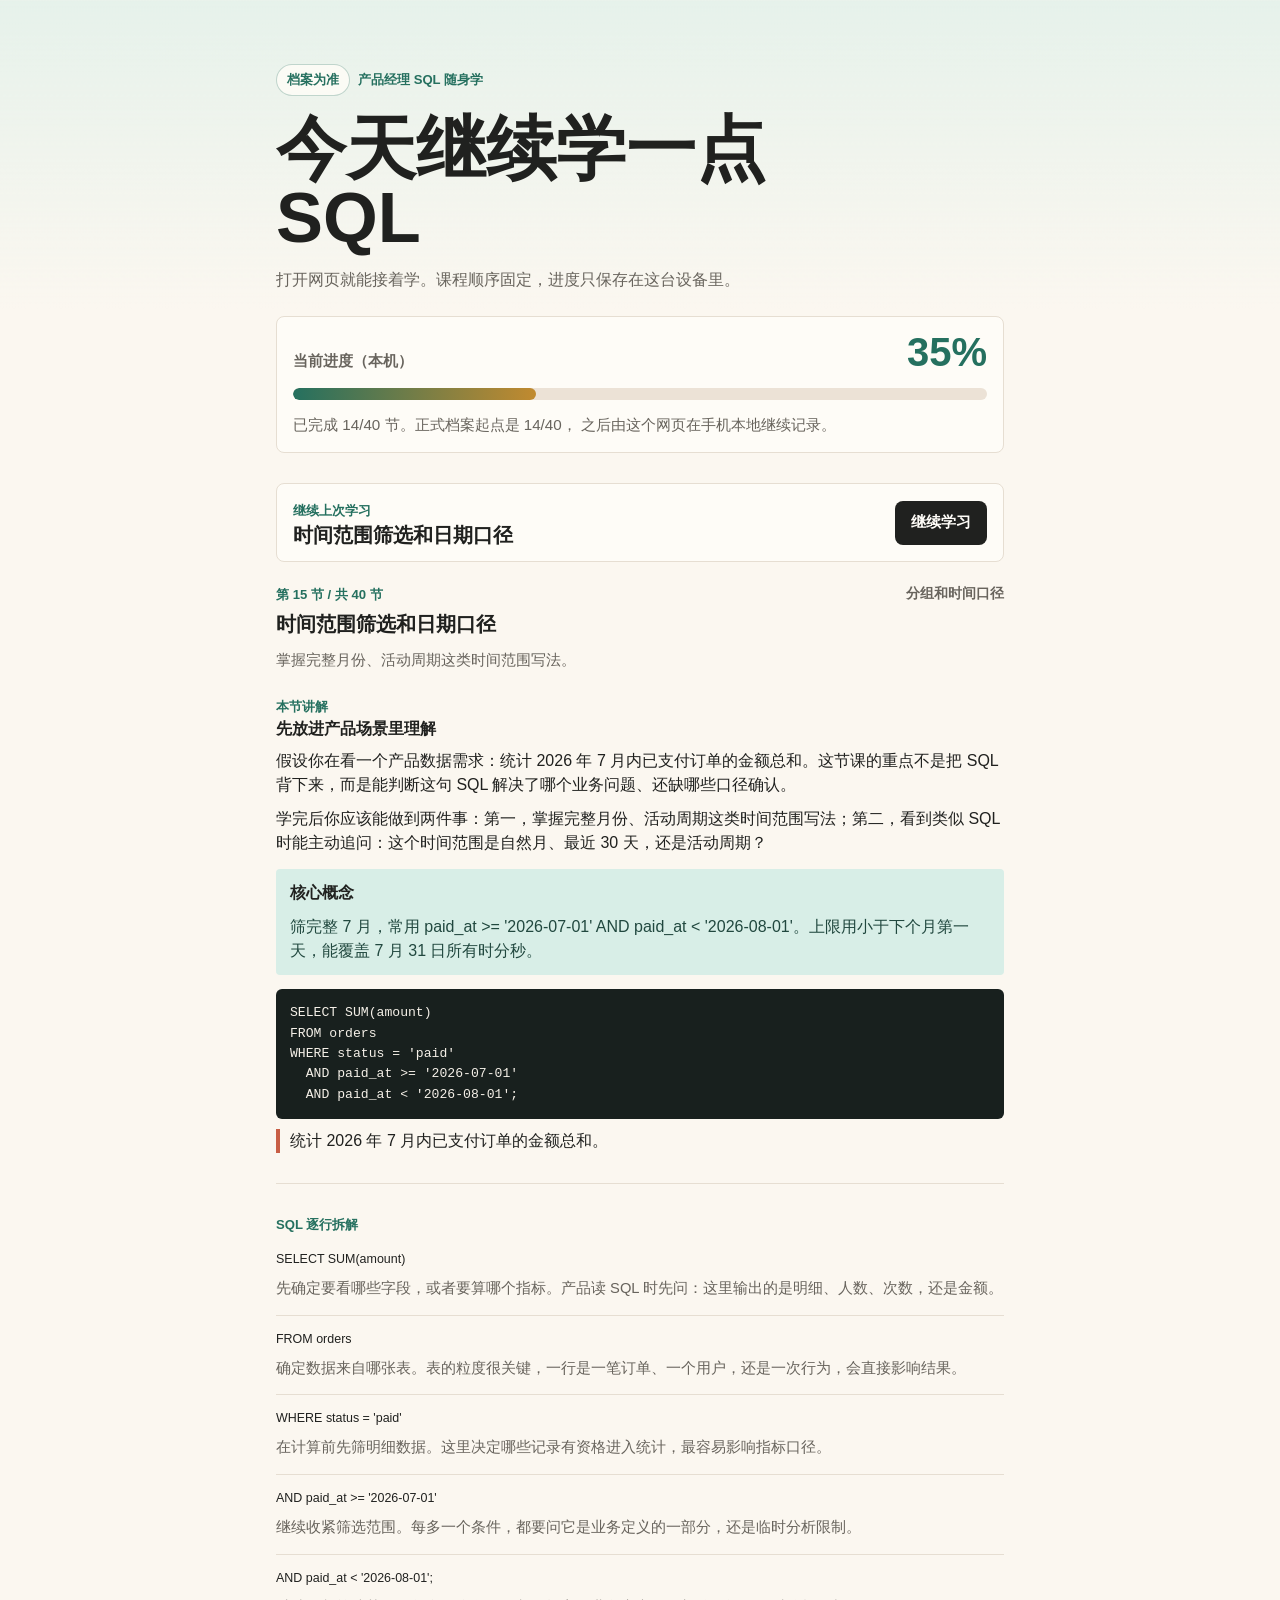
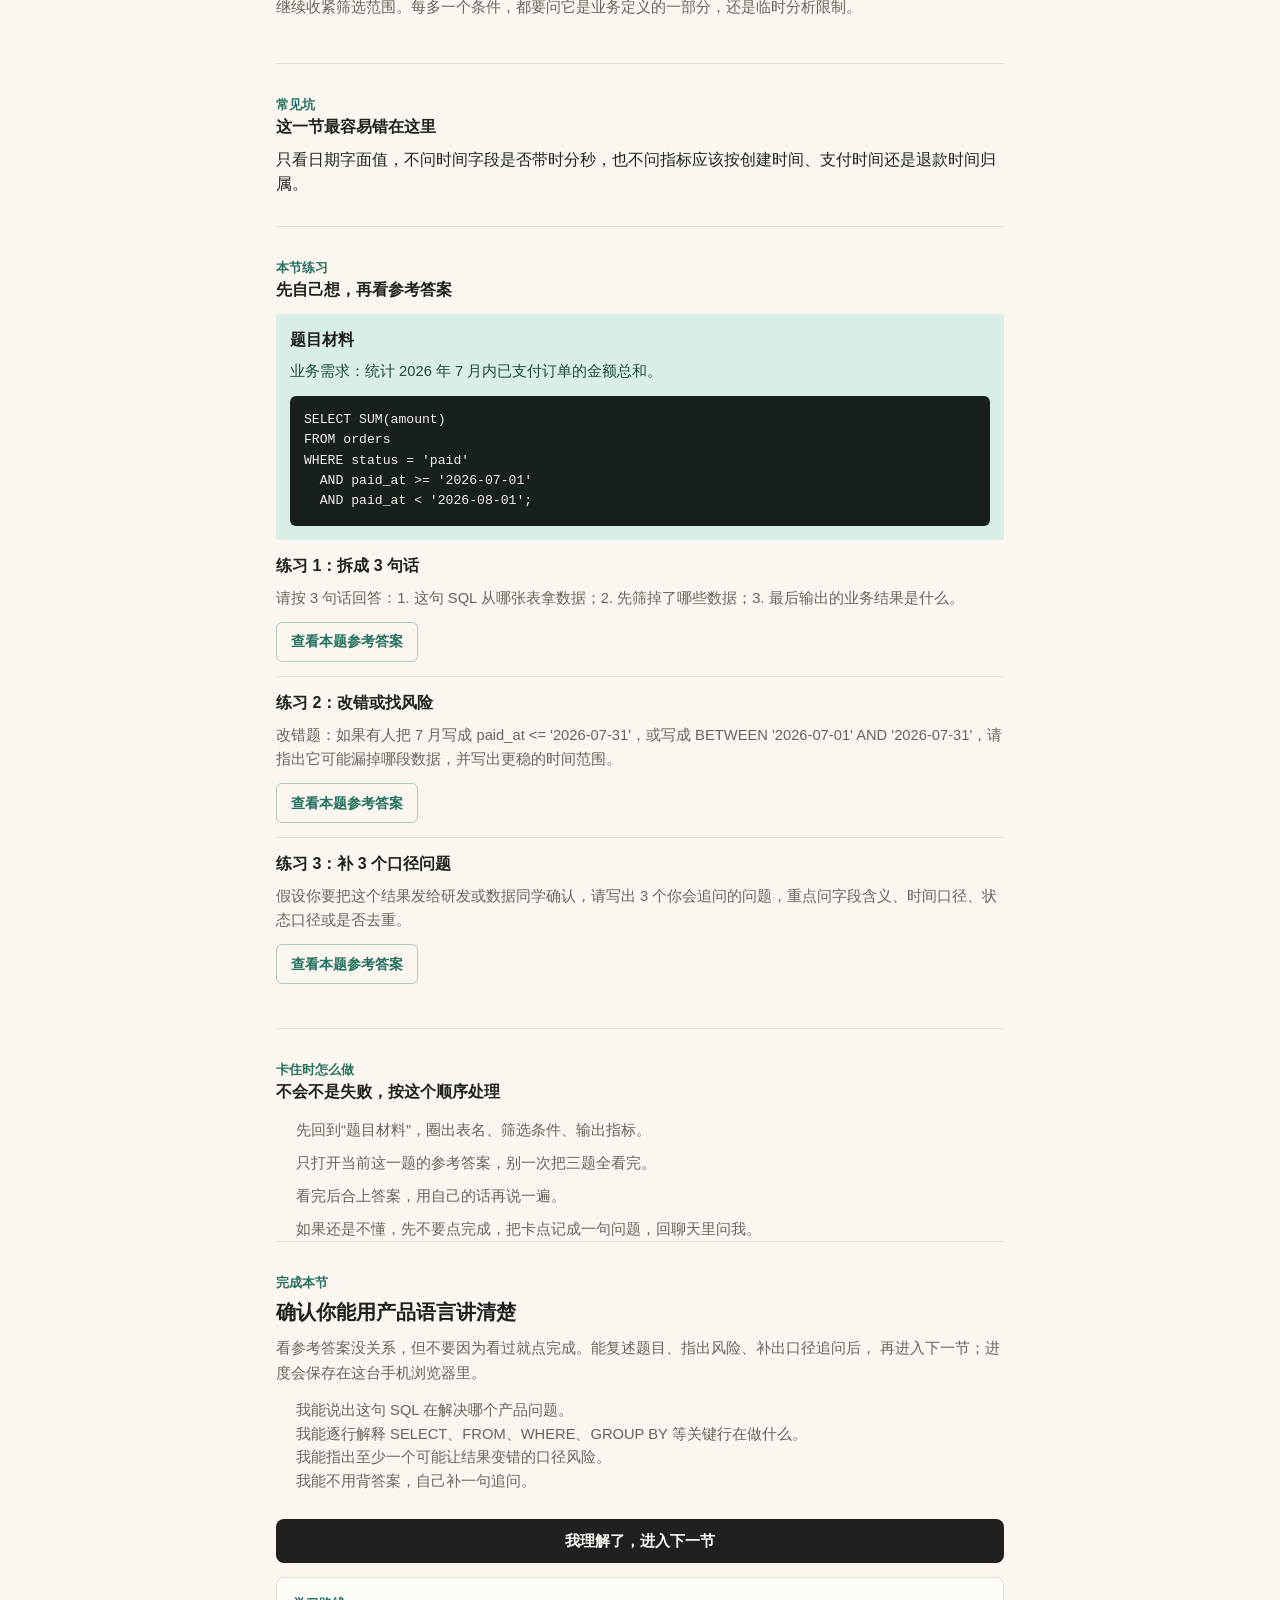
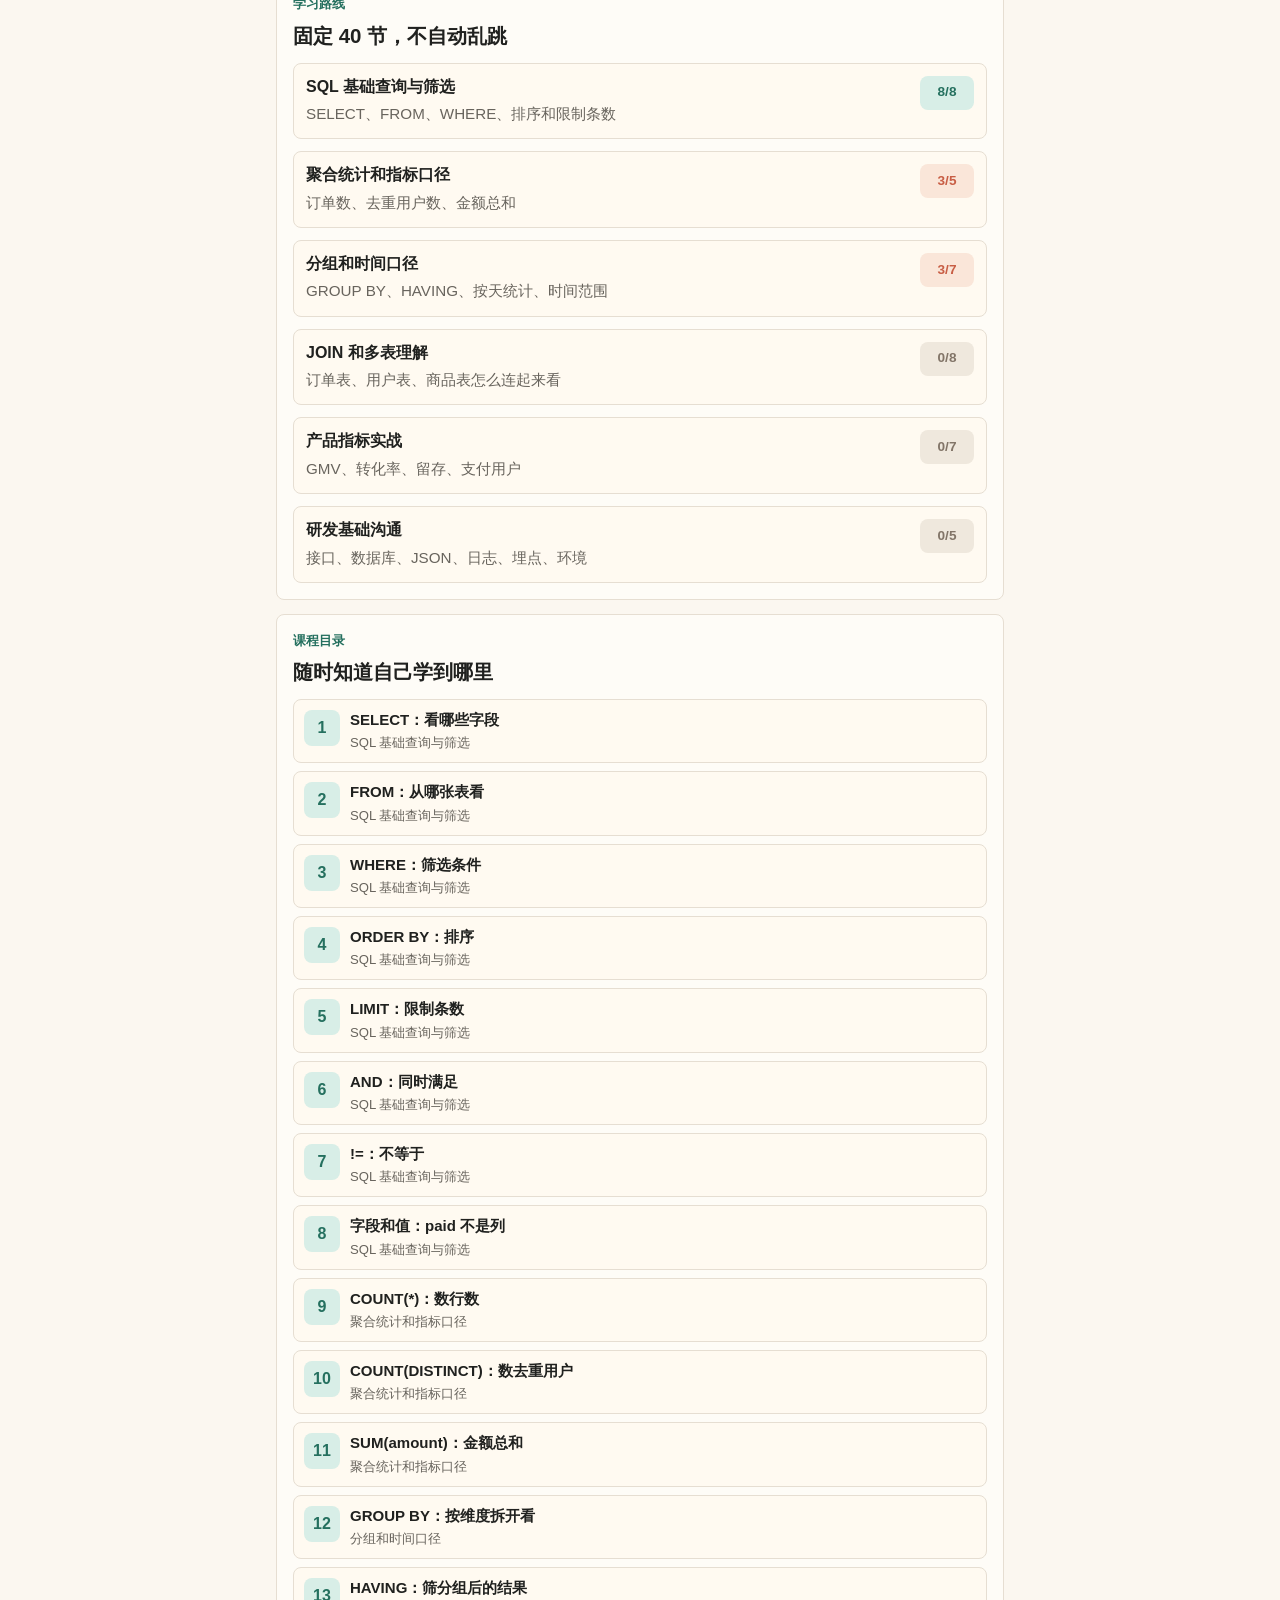
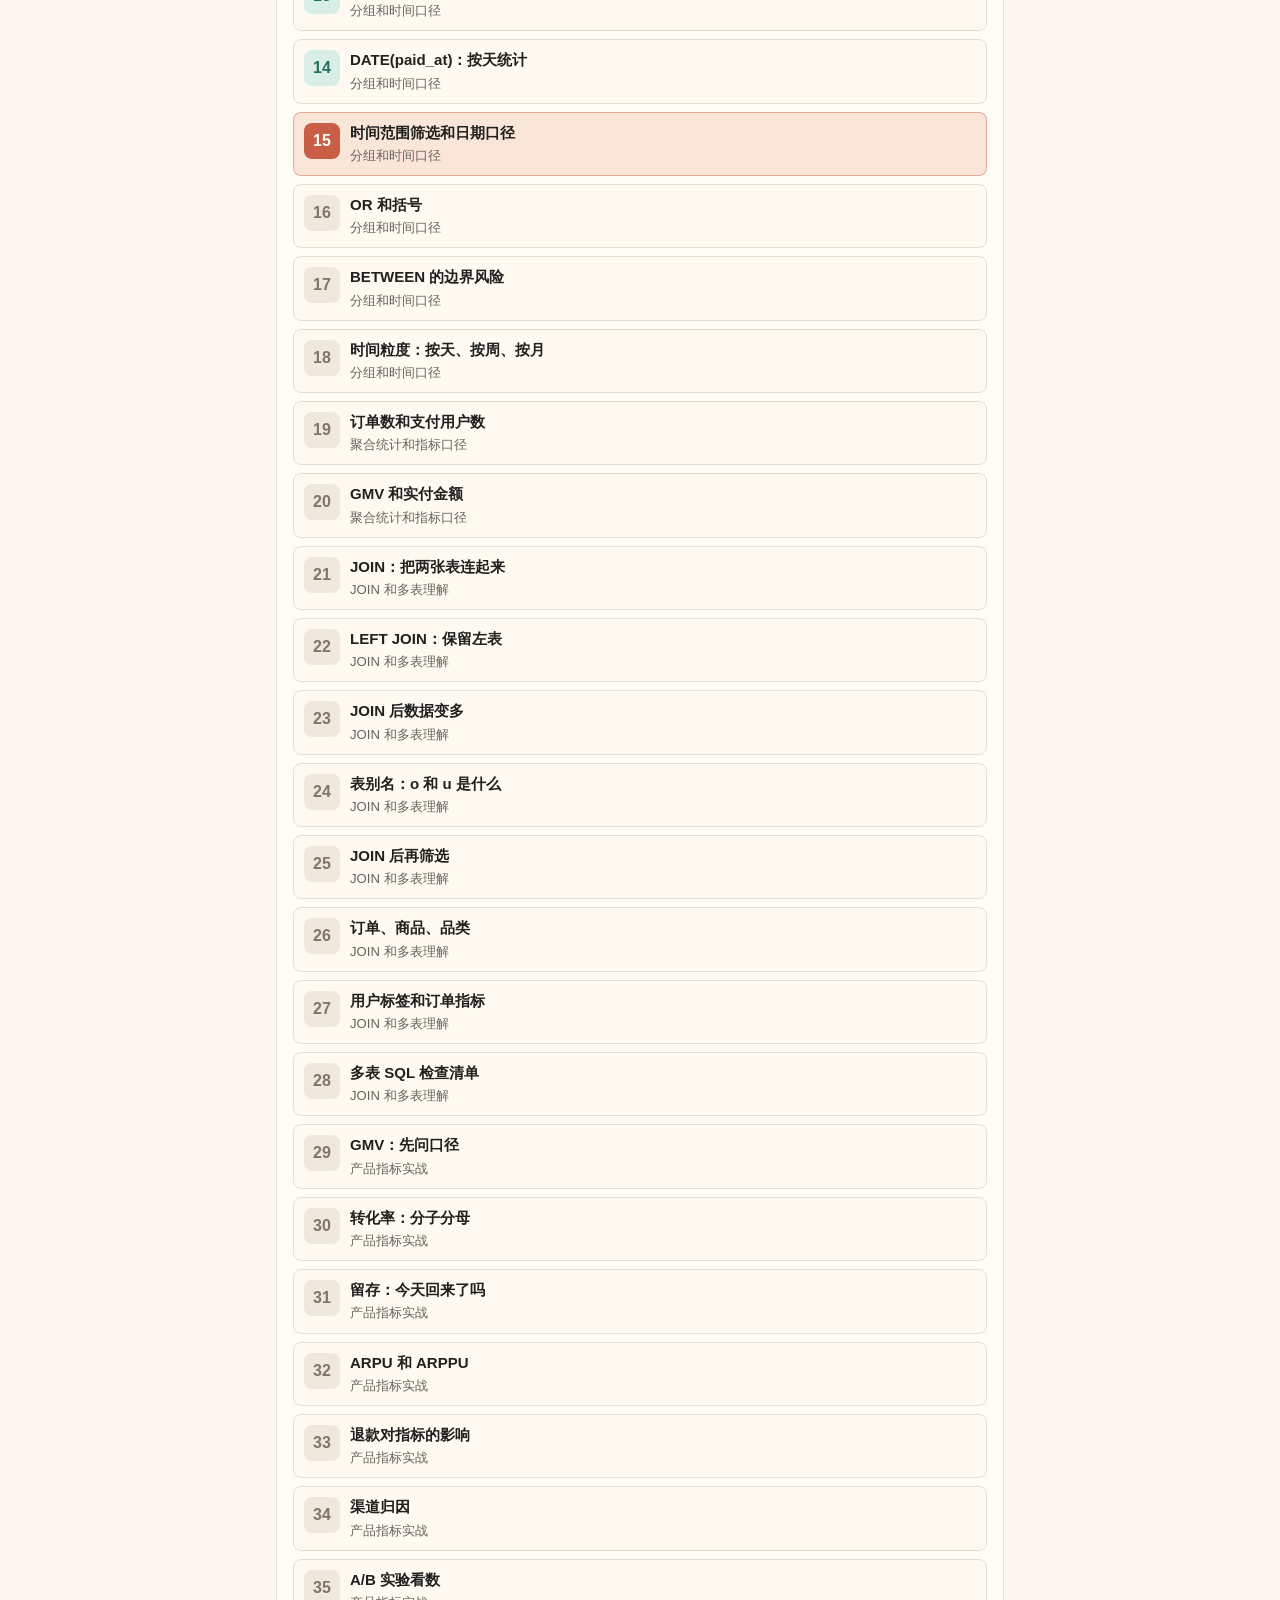
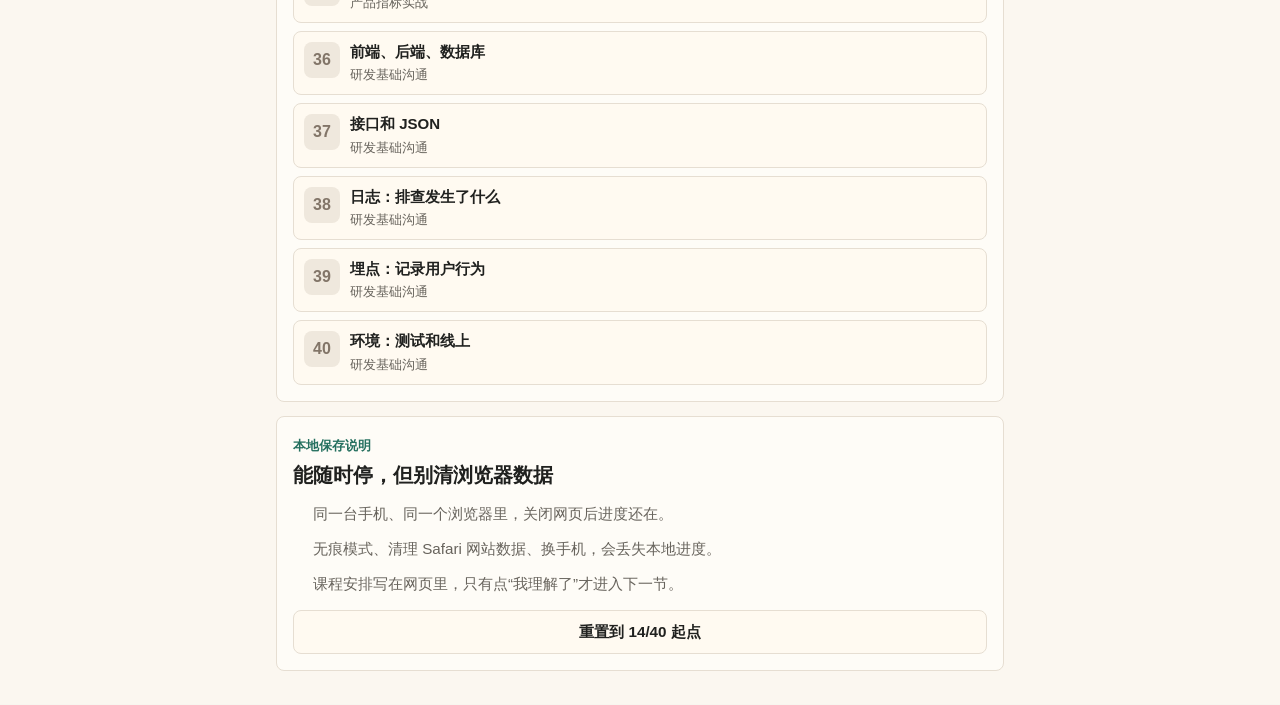
<file: index.html>
<!DOCTYPE html><html lang="zh-CN"><head><meta charSet="utf-8"/><meta name="viewport" content="width=device-width, initial-scale=1, maximum-scale=1, viewport-fit=cover"/><link rel="stylesheet" href="/_next/static/chunks/0m98mkoijlr7m.css" data-precedence="next"/><link rel="preload" as="script" fetchPriority="low" href="/_next/static/chunks/0ht900cau6_ur.js"/><script src="/_next/static/chunks/0r8nt2o8muejo.js" async=""></script><script src="/_next/static/chunks/07lhk_q6pmm3r.js" async=""></script><script src="/_next/static/chunks/turbopack-05c8c~j12fn14.js" async=""></script><script src="/_next/static/chunks/0dbhjjzl8qfwv.js" async=""></script><script src="/_next/static/chunks/0slskb~3oot20.js" async=""></script><meta name="theme-color" content="#f6f0e8"/><title>SQL 随身学</title><meta name="description" content="产品经理随时复习 SQL、指标口径和沟通追问的小应用。"/><meta name="application-name" content="SQL 随身学"/><link rel="manifest" href="/manifest.webmanifest"/><meta name="mobile-web-app-capable" content="yes"/><meta name="apple-mobile-web-app-title" content="SQL 随身学"/><meta name="apple-mobile-web-app-status-bar-style" content="default"/><link rel="shortcut icon" href="/favicon.svg"/><link rel="icon" href="/favicon.svg"/><link rel="apple-touch-icon" href="/favicon.svg"/><script src="/_next/static/chunks/03~yq9q893hmn.js" noModule=""></script></head><body><div hidden=""><!--$--><!--/$--></div><main class="app-shell"><section class="hero" aria-labelledby="app-title"><div class="hero-topline"><span class="status-pill">档案为准</span><span>产品经理 SQL 随身学</span></div><h1 id="app-title">今天继续学一点 SQL</h1><p>打开网页就能接着学。课程顺序固定，进度只保存在这台设备里。</p><div class="progress-card" aria-label="SQL 学习进度"><div><span class="progress-label">当前进度（本机）</span><strong>35<!-- -->%</strong></div><div class="progress-track" role="progressbar" aria-valuenow="35" aria-valuemin="0" aria-valuemax="100" aria-label="已完成 14 节，共 40 节"><span style="width:35%"></span></div><p>已完成 <!-- -->14<!-- -->/<!-- -->40<!-- --> 节。正式档案起点是 14/40， 之后由这个网页在手机本地继续记录。</p></div></section><section class="next-lesson" aria-labelledby="next-lesson-title"><div><span class="section-kicker">继续上次学习</span><h2 id="next-lesson-title">时间范围筛选和日期口径</h2></div><a href="#lesson" class="primary-action">继续学习</a></section><section class="lesson-flow" id="lesson" aria-labelledby="lesson-title"><div class="lesson-meta-row"><span class="section-kicker">第 <!-- -->15<!-- --> 节 / 共 <!-- -->40<!-- --> 节</span><span>分组和时间口径</span></div><h2 id="lesson-title">时间范围筛选和日期口径</h2><p class="lesson-objective">掌握完整月份、活动周期这类时间范围写法。</p><article class="lesson-section lesson-explanation"><span class="section-kicker">本节讲解</span><h3>先放进产品场景里理解</h3><p>假设你在看一个产品数据需求：统计 2026 年 7 月内已支付订单的金额总和。这节课的重点不是把 SQL 背下来，而是能判断这句 SQL 解决了哪个业务问题、还缺哪些口径确认。</p><p>学完后你应该能做到两件事：第一，掌握完整月份、活动周期这类时间范围写法；第二，看到类似 SQL 时能主动追问：这个时间范围是自然月、最近 30 天，还是活动周期？</p><div class="concept-callout"><strong>核心概念</strong><p>筛完整 7 月，常用 paid_at &gt;= &#x27;2026-07-01&#x27; AND paid_at &lt; &#x27;2026-08-01&#x27;。上限用小于下个月第一天，能覆盖 7 月 31 日所有时分秒。</p></div><pre><code>SELECT SUM(amount)
FROM orders
WHERE status = &#x27;paid&#x27;
  AND paid_at &gt;= &#x27;2026-07-01&#x27;
  AND paid_at &lt; &#x27;2026-08-01&#x27;;</code></pre><p class="takeaway">统计 2026 年 7 月内已支付订单的金额总和。</p></article><article class="lesson-section"><span class="section-kicker">SQL 逐行拆解</span><div class="breakdown-list"><div class="breakdown-row"><code>SELECT SUM(amount)</code><p>先确定要看哪些字段，或者要算哪个指标。产品读 SQL 时先问：这里输出的是明细、人数、次数，还是金额。</p></div><div class="breakdown-row"><code>FROM orders</code><p>确定数据来自哪张表。表的粒度很关键，一行是一笔订单、一个用户，还是一次行为，会直接影响结果。</p></div><div class="breakdown-row"><code>WHERE status = &#x27;paid&#x27;</code><p>在计算前先筛明细数据。这里决定哪些记录有资格进入统计，最容易影响指标口径。</p></div><div class="breakdown-row"><code>AND paid_at &gt;= &#x27;2026-07-01&#x27;</code><p>继续收紧筛选范围。每多一个条件，都要问它是业务定义的一部分，还是临时分析限制。</p></div><div class="breakdown-row"><code>AND paid_at &lt; &#x27;2026-08-01&#x27;;</code><p>继续收紧筛选范围。每多一个条件，都要问它是业务定义的一部分，还是临时分析限制。</p></div></div></article><article class="lesson-section lesson-risk"><span class="section-kicker">常见坑</span><h3>这一节最容易错在这里</h3><p>只看日期字面值，不问时间字段是否带时分秒，也不问指标应该按创建时间、支付时间还是退款时间归属。</p></article><article class="lesson-section practice-section"><span class="section-kicker">本节练习</span><h3>先自己想，再看参考答案</h3><div class="exercise-source"><strong>题目材料</strong><p>业务需求：<!-- -->统计 2026 年 7 月内已支付订单的金额总和。</p><pre><code>SELECT SUM(amount)
FROM orders
WHERE status = &#x27;paid&#x27;
  AND paid_at &gt;= &#x27;2026-07-01&#x27;
  AND paid_at &lt; &#x27;2026-08-01&#x27;;</code></pre></div><div class="exercise-list"><div class="exercise-item"><strong>练习 1：拆成 3 句话</strong><p class="question">请按 3 句话回答：1. 这句 SQL 从哪张表拿数据；2. 先筛掉了哪些数据；3. 最后输出的业务结果是什么。</p><button type="button" class="inline-answer-button" aria-expanded="false">查看本题参考答案</button></div><div class="exercise-item"><strong>练习 2：改错或找风险</strong><p class="question">改错题：如果有人把 7 月写成 paid_at &lt;= &#x27;2026-07-31&#x27;，或写成 BETWEEN &#x27;2026-07-01&#x27; AND &#x27;2026-07-31&#x27;，请指出它可能漏掉哪段数据，并写出更稳的时间范围。</p><button type="button" class="inline-answer-button" aria-expanded="false">查看本题参考答案</button></div><div class="exercise-item"><strong>练习 3：补 3 个口径问题</strong><p class="question">假设你要把这个结果发给研发或数据同学确认，请写出 3 个你会追问的问题，重点问字段含义、时间口径、状态口径或是否去重。</p><button type="button" class="inline-answer-button" aria-expanded="false">查看本题参考答案</button></div></div></article><article class="lesson-section stuck-section"><span class="section-kicker">卡住时怎么做</span><h3>不会不是失败，按这个顺序处理</h3><ol class="stuck-list"><li>先回到“题目材料”，圈出表名、筛选条件、输出指标。</li><li>只打开当前这一题的参考答案，别一次把三题全看完。</li><li>看完后合上答案，用自己的话再说一遍。</li><li>如果还是不懂，先不要点完成，把卡点记成一句问题，回聊天里问我。</li></ol></article><div class="completion-section"><div><span class="section-kicker">完成本节</span><h2>确认你能用产品语言讲清楚</h2><p>看参考答案没关系，但不要因为看过就点完成。能复述题目、指出风险、补出口径追问后， 再进入下一节；进度会保存在这台手机浏览器里。</p><ul class="checklist"><li>我能说出这句 SQL 在解决哪个产品问题。</li><li>我能逐行解释 SELECT、FROM、WHERE、GROUP BY 等关键行在做什么。</li><li>我能指出至少一个可能让结果变错的口径风险。</li><li>我能不用背答案，自己补一句追问。</li></ul></div><button type="button" class="answer-button">我理解了，进入下一节</button></div></section><section class="route-section" aria-labelledby="route-title"><div class="section-heading"><span class="section-kicker">学习路线</span><h2 id="route-title">固定 40 节，不自动乱跳</h2></div><div class="module-list"><article class="module-row"><div><h3>SQL 基础查询与筛选</h3><p>SELECT、FROM、WHERE、排序和限制条数</p></div><span class="module-badge complete">8<!-- -->/<!-- -->8</span></article><article class="module-row"><div><h3>聚合统计和指标口径</h3><p>订单数、去重用户数、金额总和</p></div><span class="module-badge active">3<!-- -->/<!-- -->5</span></article><article class="module-row"><div><h3>分组和时间口径</h3><p>GROUP BY、HAVING、按天统计、时间范围</p></div><span class="module-badge active">3<!-- -->/<!-- -->7</span></article><article class="module-row"><div><h3>JOIN 和多表理解</h3><p>订单表、用户表、商品表怎么连起来看</p></div><span class="module-badge locked">0<!-- -->/<!-- -->8</span></article><article class="module-row"><div><h3>产品指标实战</h3><p>GMV、转化率、留存、支付用户</p></div><span class="module-badge locked">0<!-- -->/<!-- -->7</span></article><article class="module-row"><div><h3>研发基础沟通</h3><p>接口、数据库、JSON、日志、埋点、环境</p></div><span class="module-badge locked">0<!-- -->/<!-- -->5</span></article></div></section><section class="concept-section" aria-labelledby="all-lessons-title"><div class="section-heading"><span class="section-kicker">课程目录</span><h2 id="all-lessons-title">随时知道自己学到哪里</h2></div><div class="lesson-list"><div class="lesson-row done"><span>1</span><div><strong>SELECT：看哪些字段</strong><p>SQL 基础查询与筛选</p></div></div><div class="lesson-row done"><span>2</span><div><strong>FROM：从哪张表看</strong><p>SQL 基础查询与筛选</p></div></div><div class="lesson-row done"><span>3</span><div><strong>WHERE：筛选条件</strong><p>SQL 基础查询与筛选</p></div></div><div class="lesson-row done"><span>4</span><div><strong>ORDER BY：排序</strong><p>SQL 基础查询与筛选</p></div></div><div class="lesson-row done"><span>5</span><div><strong>LIMIT：限制条数</strong><p>SQL 基础查询与筛选</p></div></div><div class="lesson-row done"><span>6</span><div><strong>AND：同时满足</strong><p>SQL 基础查询与筛选</p></div></div><div class="lesson-row done"><span>7</span><div><strong>!=：不等于</strong><p>SQL 基础查询与筛选</p></div></div><div class="lesson-row done"><span>8</span><div><strong>字段和值：paid 不是列</strong><p>SQL 基础查询与筛选</p></div></div><div class="lesson-row done"><span>9</span><div><strong>COUNT(*)：数行数</strong><p>聚合统计和指标口径</p></div></div><div class="lesson-row done"><span>10</span><div><strong>COUNT(DISTINCT)：数去重用户</strong><p>聚合统计和指标口径</p></div></div><div class="lesson-row done"><span>11</span><div><strong>SUM(amount)：金额总和</strong><p>聚合统计和指标口径</p></div></div><div class="lesson-row done"><span>12</span><div><strong>GROUP BY：按维度拆开看</strong><p>分组和时间口径</p></div></div><div class="lesson-row done"><span>13</span><div><strong>HAVING：筛分组后的结果</strong><p>分组和时间口径</p></div></div><div class="lesson-row done"><span>14</span><div><strong>DATE(paid_at)：按天统计</strong><p>分组和时间口径</p></div></div><div class="lesson-row current"><span>15</span><div><strong>时间范围筛选和日期口径</strong><p>分组和时间口径</p></div></div><div class="lesson-row"><span>16</span><div><strong>OR 和括号</strong><p>分组和时间口径</p></div></div><div class="lesson-row"><span>17</span><div><strong>BETWEEN 的边界风险</strong><p>分组和时间口径</p></div></div><div class="lesson-row"><span>18</span><div><strong>时间粒度：按天、按周、按月</strong><p>分组和时间口径</p></div></div><div class="lesson-row"><span>19</span><div><strong>订单数和支付用户数</strong><p>聚合统计和指标口径</p></div></div><div class="lesson-row"><span>20</span><div><strong>GMV 和实付金额</strong><p>聚合统计和指标口径</p></div></div><div class="lesson-row"><span>21</span><div><strong>JOIN：把两张表连起来</strong><p>JOIN 和多表理解</p></div></div><div class="lesson-row"><span>22</span><div><strong>LEFT JOIN：保留左表</strong><p>JOIN 和多表理解</p></div></div><div class="lesson-row"><span>23</span><div><strong>JOIN 后数据变多</strong><p>JOIN 和多表理解</p></div></div><div class="lesson-row"><span>24</span><div><strong>表别名：o 和 u 是什么</strong><p>JOIN 和多表理解</p></div></div><div class="lesson-row"><span>25</span><div><strong>JOIN 后再筛选</strong><p>JOIN 和多表理解</p></div></div><div class="lesson-row"><span>26</span><div><strong>订单、商品、品类</strong><p>JOIN 和多表理解</p></div></div><div class="lesson-row"><span>27</span><div><strong>用户标签和订单指标</strong><p>JOIN 和多表理解</p></div></div><div class="lesson-row"><span>28</span><div><strong>多表 SQL 检查清单</strong><p>JOIN 和多表理解</p></div></div><div class="lesson-row"><span>29</span><div><strong>GMV：先问口径</strong><p>产品指标实战</p></div></div><div class="lesson-row"><span>30</span><div><strong>转化率：分子分母</strong><p>产品指标实战</p></div></div><div class="lesson-row"><span>31</span><div><strong>留存：今天回来了吗</strong><p>产品指标实战</p></div></div><div class="lesson-row"><span>32</span><div><strong>ARPU 和 ARPPU</strong><p>产品指标实战</p></div></div><div class="lesson-row"><span>33</span><div><strong>退款对指标的影响</strong><p>产品指标实战</p></div></div><div class="lesson-row"><span>34</span><div><strong>渠道归因</strong><p>产品指标实战</p></div></div><div class="lesson-row"><span>35</span><div><strong>A/B 实验看数</strong><p>产品指标实战</p></div></div><div class="lesson-row"><span>36</span><div><strong>前端、后端、数据库</strong><p>研发基础沟通</p></div></div><div class="lesson-row"><span>37</span><div><strong>接口和 JSON</strong><p>研发基础沟通</p></div></div><div class="lesson-row"><span>38</span><div><strong>日志：排查发生了什么</strong><p>研发基础沟通</p></div></div><div class="lesson-row"><span>39</span><div><strong>埋点：记录用户行为</strong><p>研发基础沟通</p></div></div><div class="lesson-row"><span>40</span><div><strong>环境：测试和线上</strong><p>研发基础沟通</p></div></div></div></section><section class="memo-section" aria-labelledby="memo-title"><span class="section-kicker">本地保存说明</span><h2 id="memo-title">能随时停，但别清浏览器数据</h2><ul><li>同一台手机、同一个浏览器里，关闭网页后进度还在。</li><li>无痕模式、清理 Safari 网站数据、换手机，会丢失本地进度。</li><li>课程安排写在网页里，只有点“我理解了”才进入下一节。</li></ul><button type="button" class="secondary-action">重置到 14/40 起点</button></section></main><!--$--><!--/$--><script src="/_next/static/chunks/0ht900cau6_ur.js" id="_R_" async=""></script><script>(self.__next_f=self.__next_f||[]).push([0])</script><script>self.__next_f.push([1,"1:\"$Sreact.fragment\"\n2:I[39756,[\"/_next/static/chunks/0dbhjjzl8qfwv.js\"],\"default\"]\n3:I[37457,[\"/_next/static/chunks/0dbhjjzl8qfwv.js\"],\"default\"]\n4:I[47257,[\"/_next/static/chunks/0dbhjjzl8qfwv.js\"],\"ClientPageRoot\"]\n5:I[31713,[\"/_next/static/chunks/0dbhjjzl8qfwv.js\",\"/_next/static/chunks/0slskb~3oot20.js\"],\"default\"]\n8:I[97367,[\"/_next/static/chunks/0dbhjjzl8qfwv.js\"],\"OutletBoundary\"]\n9:\"$Sreact.suspense\"\nb:I[97367,[\"/_next/static/chunks/0dbhjjzl8qfwv.js\"],\"ViewportBoundary\"]\nd:I[97367,[\"/_next/static/chunks/0dbhjjzl8qfwv.js\"],\"MetadataBoundary\"]\nf:I[68027,[\"/_next/static/chunks/0dbhjjzl8qfwv.js\"],\"default\",1]\n:HL[\"/_next/static/chunks/0m98mkoijlr7m.css\",\"style\"]\n"])</script><script>self.__next_f.push([1,"0:{\"P\":null,\"c\":[\"\",\"\"],\"q\":\"\",\"i\":false,\"f\":[[[\"\",{\"children\":[\"__PAGE__\",{}]},\"$undefined\",\"$undefined\",16],[[\"$\",\"$1\",\"c\",{\"children\":[[[\"$\",\"link\",\"0\",{\"rel\":\"stylesheet\",\"href\":\"/_next/static/chunks/0m98mkoijlr7m.css\",\"precedence\":\"next\",\"crossOrigin\":\"$undefined\",\"nonce\":\"$undefined\"}],[\"$\",\"script\",\"script-0\",{\"src\":\"/_next/static/chunks/0dbhjjzl8qfwv.js\",\"async\":true,\"nonce\":\"$undefined\"}]],[\"$\",\"html\",null,{\"lang\":\"zh-CN\",\"children\":[\"$\",\"body\",null,{\"children\":[\"$\",\"$L2\",null,{\"parallelRouterKey\":\"children\",\"error\":\"$undefined\",\"errorStyles\":\"$undefined\",\"errorScripts\":\"$undefined\",\"template\":[\"$\",\"$L3\",null,{}],\"templateStyles\":\"$undefined\",\"templateScripts\":\"$undefined\",\"notFound\":[[[\"$\",\"title\",null,{\"children\":\"404: This page could not be found.\"}],[\"$\",\"div\",null,{\"style\":{\"fontFamily\":\"system-ui,\\\"Segoe UI\\\",Roboto,Helvetica,Arial,sans-serif,\\\"Apple Color Emoji\\\",\\\"Segoe UI Emoji\\\"\",\"height\":\"100vh\",\"textAlign\":\"center\",\"display\":\"flex\",\"flexDirection\":\"column\",\"alignItems\":\"center\",\"justifyContent\":\"center\"},\"children\":[\"$\",\"div\",null,{\"children\":[[\"$\",\"style\",null,{\"dangerouslySetInnerHTML\":{\"__html\":\"body{color:#000;background:#fff;margin:0}.next-error-h1{border-right:1px solid rgba(0,0,0,.3)}@media (prefers-color-scheme:dark){body{color:#fff;background:#000}.next-error-h1{border-right:1px solid rgba(255,255,255,.3)}}\"}}],[\"$\",\"h1\",null,{\"className\":\"next-error-h1\",\"style\":{\"display\":\"inline-block\",\"margin\":\"0 20px 0 0\",\"padding\":\"0 23px 0 0\",\"fontSize\":24,\"fontWeight\":500,\"verticalAlign\":\"top\",\"lineHeight\":\"49px\"},\"children\":404}],[\"$\",\"div\",null,{\"style\":{\"display\":\"inline-block\"},\"children\":[\"$\",\"h2\",null,{\"style\":{\"fontSize\":14,\"fontWeight\":400,\"lineHeight\":\"49px\",\"margin\":0},\"children\":\"This page could not be found.\"}]}]]}]}]],[]],\"forbidden\":\"$undefined\",\"unauthorized\":\"$undefined\"}]}]}]]}],{\"children\":[[\"$\",\"$1\",\"c\",{\"children\":[[\"$\",\"$L4\",null,{\"Component\":\"$5\",\"serverProvidedParams\":{\"searchParams\":{},\"params\":{},\"promises\":[\"$@6\",\"$@7\"]}}],[[\"$\",\"script\",\"script-0\",{\"src\":\"/_next/static/chunks/0slskb~3oot20.js\",\"async\":true,\"nonce\":\"$undefined\"}]],[\"$\",\"$L8\",null,{\"children\":[\"$\",\"$9\",null,{\"name\":\"Next.MetadataOutlet\",\"children\":\"$@a\"}]}]]}],{},null,false,null]},null,false,null],[\"$\",\"$1\",\"h\",{\"children\":[null,[\"$\",\"$Lb\",null,{\"children\":\"$Lc\"}],[\"$\",\"div\",null,{\"hidden\":true,\"children\":[\"$\",\"$Ld\",null,{\"children\":[\"$\",\"$9\",null,{\"name\":\"Next.Metadata\",\"children\":\"$Le\"}]}]}],null]}],false]],\"m\":\"$undefined\",\"G\":[\"$f\",[[\"$\",\"link\",\"0\",{\"rel\":\"stylesheet\",\"href\":\"/_next/static/chunks/0m98mkoijlr7m.css\",\"precedence\":\"next\",\"crossOrigin\":\"$undefined\",\"nonce\":\"$undefined\"}]]],\"S\":true,\"h\":null,\"s\":\"$undefined\",\"l\":\"$undefined\",\"p\":\"$undefined\",\"d\":\"$undefined\",\"b\":\"JfeoGkvABN6ouznBX2tqN\"}\n"])</script><script>self.__next_f.push([1,"6:{}\n7:\"$0:f:0:1:1:children:0:props:children:0:props:serverProvidedParams:params\"\n"])</script><script>self.__next_f.push([1,"c:[[\"$\",\"meta\",\"0\",{\"charSet\":\"utf-8\"}],[\"$\",\"meta\",\"1\",{\"name\":\"viewport\",\"content\":\"width=device-width, initial-scale=1, maximum-scale=1, viewport-fit=cover\"}],[\"$\",\"meta\",\"2\",{\"name\":\"theme-color\",\"content\":\"#f6f0e8\"}]]\n"])</script><script>self.__next_f.push([1,"10:I[27201,[\"/_next/static/chunks/0dbhjjzl8qfwv.js\"],\"IconMark\"]\na:null\ne:[[\"$\",\"title\",\"0\",{\"children\":\"SQL 随身学\"}],[\"$\",\"meta\",\"1\",{\"name\":\"description\",\"content\":\"产品经理随时复习 SQL、指标口径和沟通追问的小应用。\"}],[\"$\",\"meta\",\"2\",{\"name\":\"application-name\",\"content\":\"SQL 随身学\"}],[\"$\",\"link\",\"3\",{\"rel\":\"manifest\",\"href\":\"/manifest.webmanifest\",\"crossOrigin\":\"$undefined\"}],[\"$\",\"meta\",\"4\",{\"name\":\"mobile-web-app-capable\",\"content\":\"yes\"}],[\"$\",\"meta\",\"5\",{\"name\":\"apple-mobile-web-app-title\",\"content\":\"SQL 随身学\"}],[\"$\",\"meta\",\"6\",{\"name\":\"apple-mobile-web-app-status-bar-style\",\"content\":\"default\"}],[\"$\",\"link\",\"7\",{\"rel\":\"shortcut icon\",\"href\":\"/favicon.svg\"}],[\"$\",\"link\",\"8\",{\"rel\":\"icon\",\"href\":\"/favicon.svg\"}],[\"$\",\"link\",\"9\",{\"rel\":\"apple-touch-icon\",\"href\":\"/favicon.svg\"}],[\"$\",\"$L10\",\"10\",{}]]\n"])</script></body></html>
</file>
<file: _next/static/chunks/0m98mkoijlr7m.css>
@layer theme{:root,:host{--spacing:.25rem;--default-font-family:var(--font-geist-sans);--default-mono-font-family:var(--font-geist-mono)}}@layer base{*,:after,:before,::backdrop{box-sizing:border-box;border:0 solid;margin:0;padding:0}::file-selector-button{box-sizing:border-box;border:0 solid;margin:0;padding:0}html,:host{-webkit-text-size-adjust:100%;tab-size:4;line-height:1.5;font-family:var(--default-font-family,ui-sans-serif, system-ui, sans-serif, "Apple Color Emoji", "Segoe UI Emoji", "Segoe UI Symbol", "Noto Color Emoji");font-feature-settings:var(--default-font-feature-settings,normal);font-variation-settings:var(--default-font-variation-settings,normal);-webkit-tap-highlight-color:transparent}hr{height:0;color:inherit;border-top-width:1px}abbr:where([title]){-webkit-text-decoration:underline dotted;text-decoration:underline dotted}h1,h2,h3,h4,h5,h6{font-size:inherit;font-weight:inherit}a{color:inherit;-webkit-text-decoration:inherit;-webkit-text-decoration:inherit;-webkit-text-decoration:inherit;-webkit-text-decoration:inherit;text-decoration:inherit}b,strong{font-weight:bolder}code,kbd,samp,pre{font-family:var(--default-mono-font-family,ui-monospace, SFMono-Regular, Menlo, Monaco, Consolas, "Liberation Mono", "Courier New", monospace);font-feature-settings:var(--default-mono-font-feature-settings,normal);font-variation-settings:var(--default-mono-font-variation-settings,normal);font-size:1em}small{font-size:80%}sub,sup{vertical-align:baseline;font-size:75%;line-height:0;position:relative}sub{bottom:-.25em}sup{top:-.5em}table{text-indent:0;border-color:inherit;border-collapse:collapse}:-moz-focusring{outline:auto}progress{vertical-align:baseline}summary{display:list-item}ol,ul,menu{list-style:none}img,svg,video,canvas,audio,iframe,embed,object{vertical-align:middle;display:block}img,video{max-width:100%;height:auto}button,input,select,optgroup,textarea{font:inherit;font-feature-settings:inherit;font-variation-settings:inherit;letter-spacing:inherit;color:inherit;opacity:1;background-color:#0000;border-radius:0}::file-selector-button{font:inherit;font-feature-settings:inherit;font-variation-settings:inherit;letter-spacing:inherit;color:inherit;opacity:1;background-color:#0000;border-radius:0}:where(select:is([multiple],[size])) optgroup{font-weight:bolder}:where(select:is([multiple],[size])) optgroup option{padding-inline-start:20px}::file-selector-button{margin-inline-end:4px}::placeholder{opacity:1}@supports (not ((-webkit-appearance:-apple-pay-button))) or (contain-intrinsic-size:1px){::placeholder{color:currentColor}@supports (color:color-mix(in lab, red, red)){::placeholder{color:color-mix(in oklab, currentcolor 50%, transparent)}}}textarea{resize:vertical}::-webkit-search-decoration{-webkit-appearance:none}::-webkit-date-and-time-value{min-height:1lh;text-align:inherit}::-webkit-datetime-edit{display:inline-flex}::-webkit-datetime-edit-fields-wrapper{padding:0}::-webkit-datetime-edit{padding-block:0}::-webkit-datetime-edit-year-field{padding-block:0}::-webkit-datetime-edit-month-field{padding-block:0}::-webkit-datetime-edit-day-field{padding-block:0}::-webkit-datetime-edit-hour-field{padding-block:0}::-webkit-datetime-edit-minute-field{padding-block:0}::-webkit-datetime-edit-second-field{padding-block:0}::-webkit-datetime-edit-millisecond-field{padding-block:0}::-webkit-datetime-edit-meridiem-field{padding-block:0}::-webkit-calendar-picker-indicator{line-height:1}:-moz-ui-invalid{box-shadow:none}button,input:where([type=button],[type=reset],[type=submit]){appearance:button}::file-selector-button{appearance:button}::-webkit-inner-spin-button{height:auto}::-webkit-outer-spin-button{height:auto}[hidden]:where(:not([hidden=until-found])){display:none!important}}@layer components;@layer utilities{.fixed{position:fixed}.start{inset-inline-start:var(--spacing)}.block{display:block}.table{display:table}}:root{--paper:#fbf7f0;--ink:#20211f;--muted:#68645d;--line:#e6ded2;--card:#fffdf8;--green:#25705f;--green-soft:#d8eee7;--coral:#c85e45;--gold:#c18a2f;--code-bg:#18201e;--code-fg:#f5f0e8;--shadow:0 10px 30px #2a22190f}*{box-sizing:border-box}html{background:var(--paper);color:var(--ink);scroll-behavior:smooth}body{background:linear-gradient(180deg, #d8eee799, transparent 310px), var(--paper);min-height:100vh;color:var(--ink);letter-spacing:0;margin:0;font-family:Arial,Helvetica,sans-serif}button,a{-webkit-tap-highlight-color:transparent}.app-shell{width:min(100%,760px);padding:max(22px, env(safe-area-inset-top)) max(16px, env(safe-area-inset-right)) max(34px, env(safe-area-inset-bottom)) max(16px, env(safe-area-inset-left));margin:0 auto}.hero,.next-lesson,.lesson-flow,.study-card,.route-section,.concept-section,.practice-section,.completion-section,.memo-section{width:100%}.hero{padding:10px 0 18px}.hero-topline,.section-kicker{color:var(--green);font-size:.82rem;font-weight:800}.hero-topline{flex-wrap:wrap;align-items:center;gap:8px;margin-bottom:18px;display:flex}.status-pill{background:#fffdf8cc;border:1px solid #25705f47;border-radius:999px;align-items:center;min-height:30px;padding:5px 10px;display:inline-flex}h1,h2,h3,p{margin:0}h1{letter-spacing:0;max-width:9em;font-size:clamp(2.3rem,12vw,4.4rem);font-weight:900;line-height:.98}h2{font-size:1.28rem;font-weight:850;line-height:1.25}h3{font-size:1rem;font-weight:800;line-height:1.35}.hero>p{max-width:33rem;color:var(--muted);margin-top:14px;font-size:1rem;line-height:1.75}.progress-card,.next-lesson,.route-section,.concept-section,.memo-section{border:1px solid var(--line);box-shadow:none;background:#fffdf8db;border-radius:8px}.progress-card{margin-top:22px;padding:15px 16px}.progress-card>div:first-child{justify-content:space-between;align-items:baseline;gap:12px;display:flex}.progress-label{color:var(--muted);font-size:.92rem;font-weight:700}.progress-card strong{color:var(--green);font-size:2.5rem;line-height:1}.progress-track{background:#ece2d6;border-radius:999px;height:12px;margin:16px 0 12px;overflow:hidden}.progress-track span{border-radius:inherit;background:linear-gradient(90deg, var(--green), var(--gold));height:100%;display:block}.progress-card p,.study-card p,.module-row p,.answer,.memo-section li{color:var(--muted);font-size:.95rem;line-height:1.65}.next-lesson{justify-content:space-between;align-items:center;gap:14px;margin-top:12px;padding:14px 16px;display:flex}.primary-action,.secondary-action,.answer-button{background:var(--ink);color:#fffdf8;min-height:44px;font:inherit;cursor:pointer;border:0;border-radius:8px;flex:none;justify-content:center;align-items:center;font-size:.95rem;font-weight:800;text-decoration:none;display:inline-flex}.primary-action{padding:0 16px}.secondary-action{border:1px solid var(--line);width:100%;color:var(--ink);background:#fffaf1;margin-top:14px}.card-stack,.module-list,.practice-list{gap:12px;min-width:0;margin-top:14px;display:grid}.route-section,.concept-section,.memo-section{margin-top:14px;padding:16px}.section-heading h2,.memo-section h2{margin-top:5px}.lesson-section p{margin-top:10px}.concept-callout{background:var(--green-soft);border:0;border-radius:4px;margin-top:14px;padding:12px 14px}.concept-callout strong,.exercise-item strong,.answer strong{color:var(--ink)}.concept-callout p{color:#21483f}.inner-card{box-shadow:none;margin-top:14px}.lesson-flow{margin-top:22px}.lesson-section{width:100%;margin-top:30px}.lesson-section:first-of-type{margin-top:22px}.lesson-section+.lesson-section,.completion-section{border-top:1px solid var(--line);padding-top:28px}pre{background:var(--code-bg);width:100%;max-width:100%;color:var(--code-fg);-webkit-overflow-scrolling:touch;border-radius:6px;margin:14px 0 0;overflow-x:auto}code{width:max-content;min-width:100%;font-family:var(--font-geist-mono), ui-monospace, SFMono-Regular, Menlo, Monaco, Consolas, "Liberation Mono", "Courier New", monospace;white-space:pre;padding:14px;font-size:.82rem;line-height:1.55;display:block}.takeaway{border-left:4px solid var(--coral);padding-left:10px}.breakdown-list,.exercise-list,.checklist{margin-top:14px}.breakdown-row,.exercise-item{border:0;border-top:1px solid var(--line);background:0 0;border-radius:0;min-width:0;padding:14px 0}.breakdown-row:first-child,.exercise-item:first-child{border-top:0;padding-top:0}.breakdown-row code{width:100%;min-width:0;color:var(--ink);white-space:pre;background:0 0;border-radius:0;padding:0;font-size:.78rem;line-height:1.45;display:block;overflow-x:auto}.breakdown-row p,.exercise-item p{color:var(--muted);margin-top:9px;font-size:.92rem;line-height:1.6}.section-heading{gap:4px;display:grid}.step-list{gap:10px;margin:14px 0 0;padding:0;list-style:none;display:grid}.step-list li{border:1px solid var(--line);background:#fffaf1;border-radius:8px;grid-template-columns:34px 1fr;align-items:start;gap:10px;min-width:0;padding:12px;display:grid}.step-list span{background:var(--green);color:#fffdf8;border-radius:8px;justify-content:center;align-items:center;width:34px;height:34px;font-weight:850;display:inline-flex}.step-list p,.completion-section p,.next-step-box p,.lesson-objective,.question{color:var(--muted);font-size:.95rem;line-height:1.65}.lesson-meta-row{color:var(--muted);flex-wrap:wrap;justify-content:space-between;align-items:center;gap:8px;font-size:.86rem;font-weight:750;display:flex}.lesson-flow>h2{margin-top:6px}.lesson-objective{margin-top:10px}.previous-lesson-button{min-height:40px;color:var(--green);font:inherit;cursor:pointer;background:0 0;border:0;margin-top:8px;padding:0;font-size:.9rem;font-weight:800}.module-row{border:1px solid var(--line);background:#fffaf1;border-radius:8px;grid-template-columns:1fr auto;align-items:start;gap:12px;min-width:0;padding:12px;display:grid}.module-row>div{min-width:0}.module-row p{margin-top:4px}.module-badge{border-radius:8px;justify-content:center;align-items:center;min-width:54px;min-height:34px;font-size:.85rem;font-weight:850;display:inline-flex}.module-badge.complete{background:var(--green-soft);color:var(--green)}.module-badge.active{color:var(--coral);background:#fae6d9}.module-badge.locked{color:#827568;background:#efe8dd}.concept-grid{flex-wrap:wrap;gap:8px;margin-top:14px;display:flex}.concept-grid span{border:1px solid var(--line);min-height:34px;color:var(--ink);font-family:var(--font-geist-mono), ui-monospace, monospace;background:#fffaf1;border-radius:8px;align-items:center;padding:6px 10px;font-size:.8rem;font-weight:800;display:inline-flex}.practice-section h3{margin-bottom:10px}.exercise-source{background:var(--green-soft);border:0;border-radius:4px;min-width:0;margin-top:14px;padding:14px}.exercise-source strong{color:var(--ink)}.exercise-source p{color:#21483f;margin-top:8px;font-size:.92rem;line-height:1.6}.exercise-source pre{margin-top:12px}.question{margin-top:2px}.answer-button{width:100%;margin-top:12px}.inline-answer-button{min-height:40px;color:var(--green);font:inherit;cursor:pointer;background:0 0;border:1px solid #25705f57;border-radius:6px;justify-content:center;align-items:center;margin-top:12px;padding:0 14px;font-size:.9rem;font-weight:800;display:inline-flex}.answer{background:var(--green-soft);color:#21483f;border-radius:4px;gap:8px;margin-top:12px;padding:14px;display:grid}.answer p{color:#21483f}.inline-answer{background:#e3f3ed}.checklist{padding-left:20px}.stuck-list{gap:8px;margin:14px 0 0;padding-left:20px;display:grid}.stuck-list li{color:var(--muted);font-size:.95rem;line-height:1.65}.checklist li{color:var(--muted);font-size:.92rem;line-height:1.6}.lesson-list{gap:8px;margin-top:14px;display:grid}.lesson-row{border:1px solid var(--line);background:#fffaf1;border-radius:8px;grid-template-columns:36px 1fr;gap:10px;min-width:0;padding:10px;display:grid}.lesson-row>span{color:#827568;background:#efe8dd;border-radius:8px;justify-content:center;align-items:center;width:36px;height:36px;font-weight:850;display:inline-flex}.lesson-row>div{min-width:0}.lesson-row strong{color:var(--ink);font-size:.94rem;line-height:1.35;display:block}.lesson-row p{color:var(--muted);margin-top:3px;font-size:.82rem;line-height:1.45}.lesson-row.done>span{background:var(--green-soft);color:var(--green)}.lesson-row.current{background:#fae6d9;border-color:#c85e4573}.lesson-row.current>span{background:var(--coral);color:#fffdf8}.completion-section{gap:14px;display:grid}.completion-section h2{margin-top:5px}.completion-section p{margin-top:10px}.next-step-box{background:var(--green-soft);border-radius:8px;padding:12px}.next-step-box strong{color:var(--green)}.memo-section ul{gap:10px;margin:14px 0 0;padding-left:20px;display:grid}@media (min-width:680px){.app-shell{padding-top:36px}.card-stack{grid-template-columns:repeat(2,minmax(0,1fr))}.hero{padding-top:28px}}@media (max-width:380px){.next-lesson{flex-direction:column;align-items:stretch}.primary-action{width:100%}.progress-card strong{font-size:2.15rem}}
</file>
